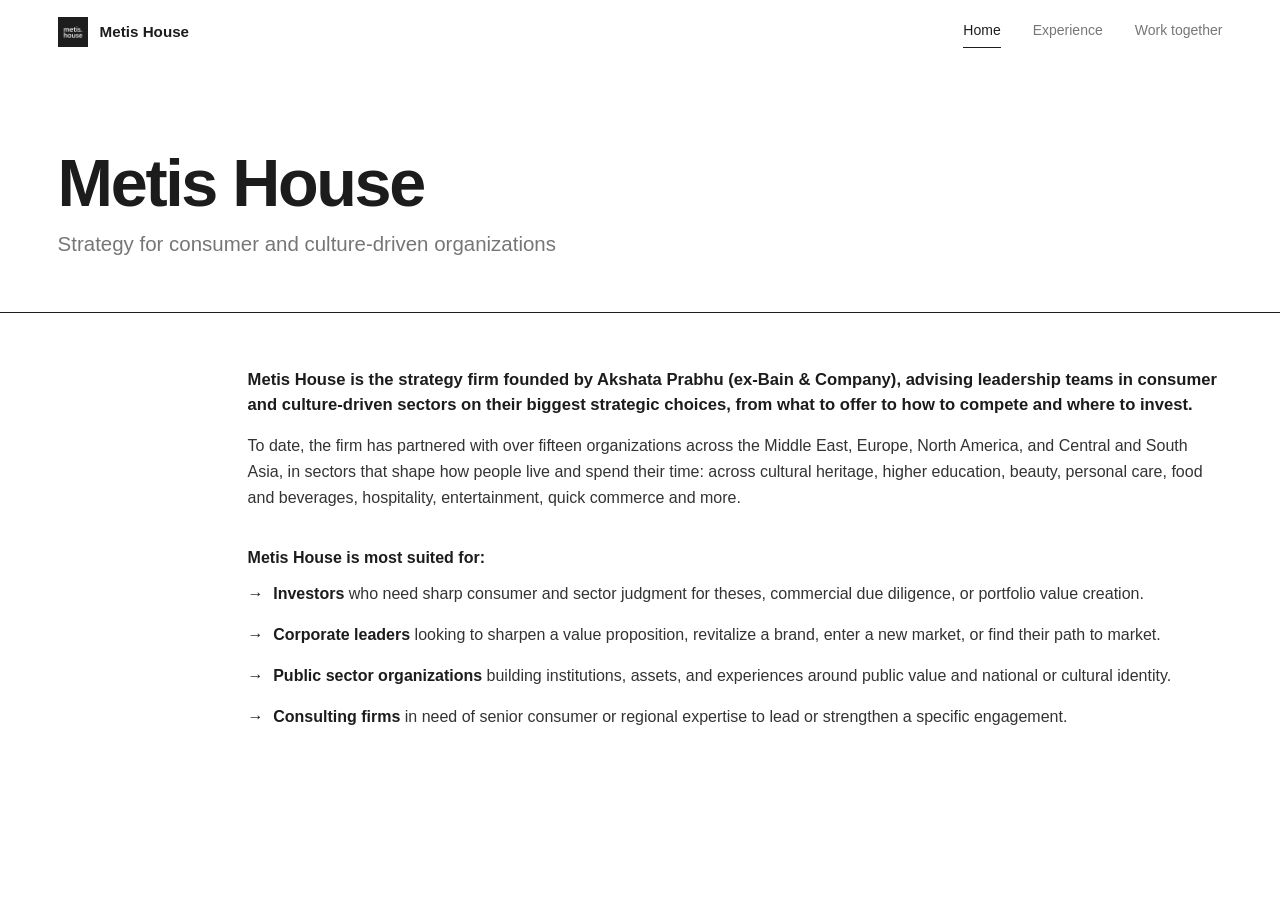
<file: index.html>
<!doctype html>
<html lang="en">
<head>
  <meta charset="utf-8">
  <meta name="viewport" content="width=device-width, initial-scale=1">
  <title>Metis House</title>
  <meta name="description" content="Strategy for consumer and culture-driven organizations.">
  <link rel="icon" type="image/png" href="favicon.png">
  <link rel="stylesheet" href="styles.css">
</head>
<body class="page-home">

  <header class="topbar">
    <div class="topbar-inner">
      <a href="index.html" class="wordmark" aria-label="Metis House, home">
        <img class="mark" src="logo.png" alt="" width="30" height="30">Metis House
      </a>
      <button class="menu-toggle" aria-expanded="false" aria-controls="nav" aria-label="Open menu">
        <span></span><span></span>
      </button>
      <nav id="nav" class="nav">
        <a href="index.html" class="active" aria-current="page">Home</a>
        <a href="experience.html">Experience</a>
        <a href="working-together.html">Work together</a>
      </nav>
    </div>
  </header>

  <main>

    <section class="hero">
      <div class="wrap">
        <h1>Metis House</h1>
        <p class="tagline">Strategy for consumer and <span class="nowrap">culture-driven</span> organizations</p>
      </div>
    </section>

    <section class="section">
      <div class="wrap grid">
        <div class="side"></div>
        <div class="body">
          <p class="lead">Metis House is the strategy firm founded by Akshata Prabhu (ex-Bain &amp; Company), advising leadership teams in consumer and culture-driven sectors on their biggest strategic choices, from what to offer to how to compete and where to invest.</p>
          <p>To date, the firm has partnered with over fifteen organizations across the Middle East, Europe, North America, and Central and South Asia, in sectors that shape how people live and spend their time: across cultural heritage, higher education, beauty, personal care, food and beverages, hospitality, entertainment, quick commerce and more.</p>

          <h2 class="subhead">Metis House is most suited for:</h2>
          <ul class="list list--suited">
            <li><strong>Investors</strong> who need sharp consumer and sector judgment for theses, commercial due diligence, or portfolio value creation.</li>
            <li><strong>Corporate leaders</strong> looking to sharpen a value proposition, revitalize a brand, enter a new market, or find their path to market.</li>
            <li><strong>Public sector organizations</strong> building institutions, assets, and experiences around public value and national or cultural identity.</li>
            <li><strong>Consulting firms</strong> in need of senior consumer or regional expertise to lead or strengthen a specific engagement.</li>
          </ul>
        </div>
      </div>
    </section>

  </main>

  <footer class="site-footer">
    <div class="wrap">&copy; <span class="year"></span> Metis House</div>
  </footer>

  <script src="script.js"></script>
</body>
</html>
</file>
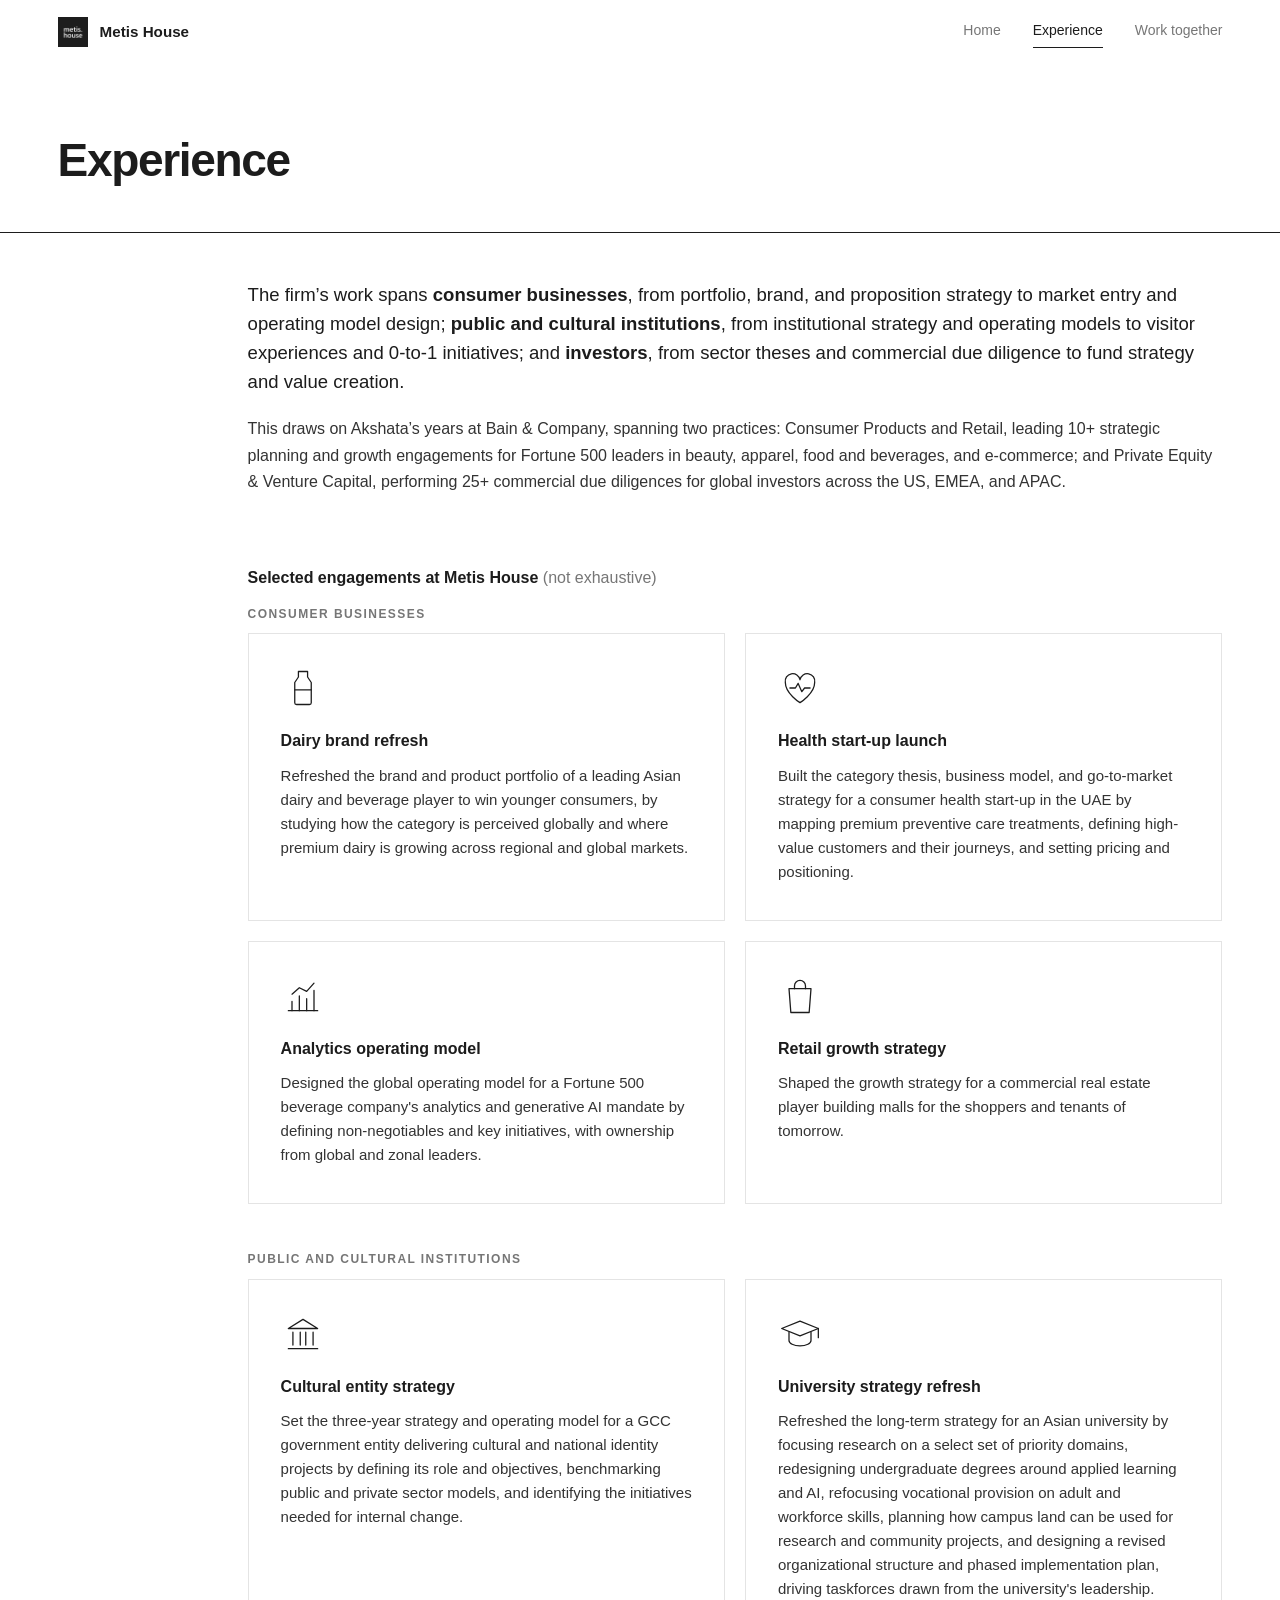
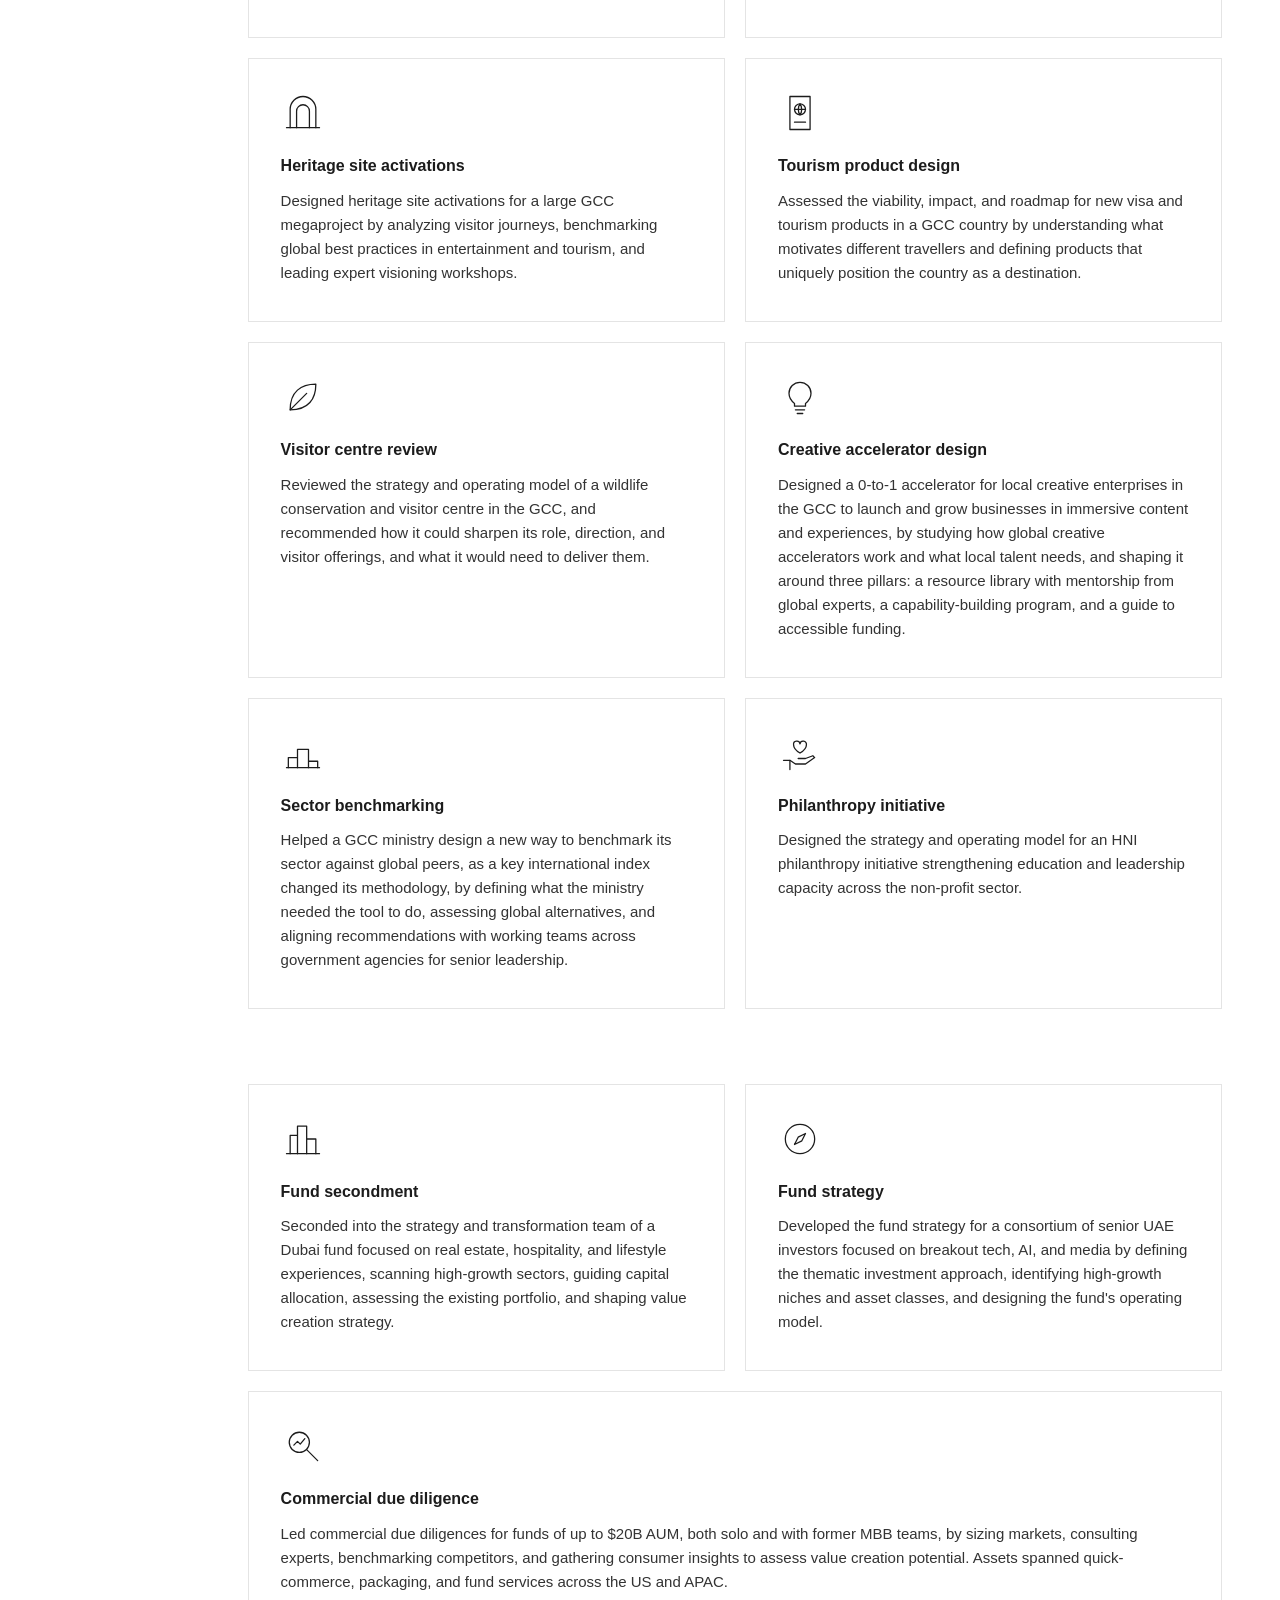
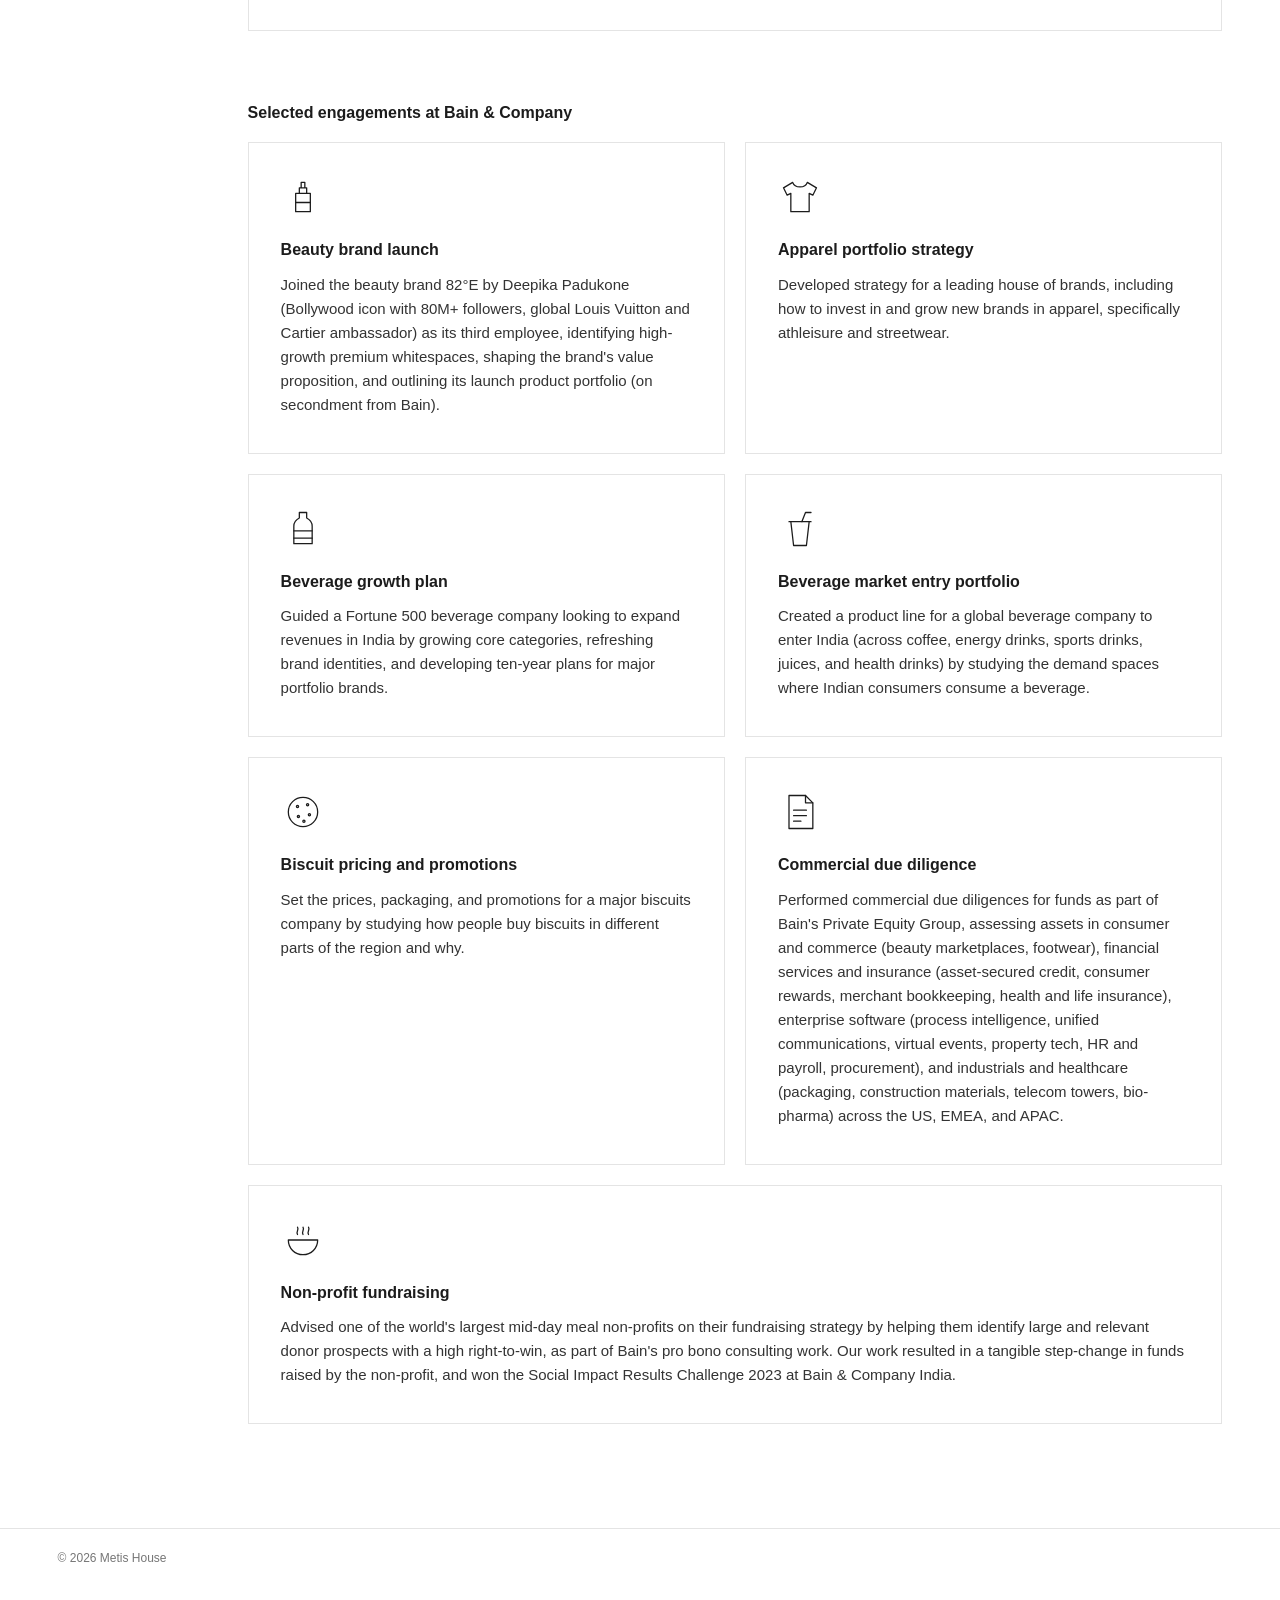
<file: experience.html>
<!doctype html>
<html lang="en">
<head>
  <meta charset="utf-8">
  <meta name="viewport" content="width=device-width, initial-scale=1">
  <title>Experience | Metis House</title>
  <meta name="description" content="Strategy for consumer and culture-driven organizations.">
  <link rel="icon" type="image/png" href="favicon.png">
  <link rel="stylesheet" href="styles.css">
</head>
<body>

  <header class="topbar">
    <div class="topbar-inner">
      <a href="index.html" class="wordmark" aria-label="Metis House, home">
        <img class="mark" src="logo.png" alt="" width="30" height="30">Metis House
      </a>
      <button class="menu-toggle" aria-expanded="false" aria-controls="nav" aria-label="Open menu">
        <span></span><span></span>
      </button>
      <nav id="nav" class="nav">
        <a href="index.html">Home</a>
        <a href="experience.html" class="active" aria-current="page">Experience</a>
        <a href="working-together.html">Work together</a>
      </nav>
    </div>
  </header>

  <main>

    <section class="page-head">
      <div class="wrap">
        <h1>Experience</h1>
      </div>
    </section>

    <section class="section">
      <div class="wrap grid">
        <div class="side"></div>
        <div class="body">
          <p class="lead" id="expertise">The firm’s work spans <strong>consumer businesses</strong>, from portfolio, brand, and proposition strategy to market entry and operating model design; <strong>public and cultural institutions</strong>, from institutional strategy and operating models to visitor experiences and 0-to-1 initiatives; and <strong>investors</strong>, from sector theses and commercial due diligence to fund strategy and value creation.</p>
          <p>This draws on Akshata’s years at Bain &amp; Company, spanning two practices: Consumer Products and Retail, leading 10+ strategic planning and growth engagements for Fortune 500 leaders in beauty, apparel, food and beverages, and e-commerce; and Private Equity &amp; Venture Capital, performing 25+ commercial due diligences for global investors across the US, EMEA, and APAC.</p>

          <h3 class="subhead" id="metis-house-engagements">Selected engagements at Metis House <span class="quiet">(not exhaustive)</span></h3>

          <div class="group">
            <h4>Consumer businesses</h4>
            <div class="cards">
              <article class="card">
                <svg class="card-icon" viewBox="0 0 48 48" aria-hidden="true"><path d="M19 6h10v6l4 6v22a2 2 0 0 1-2 2H17a2 2 0 0 1-2-2V18l4-6z"/><path d="M15 26h18"/></svg>
                <h5>Dairy brand refresh</h5>
                <p>Refreshed the brand and product portfolio of a leading Asian dairy and beverage player to win younger consumers, by studying how the category is perceived globally and where premium dairy is growing across regional and global markets.</p>
              </article>
              <article class="card">
                <svg class="card-icon" viewBox="0 0 48 48" aria-hidden="true"><path d="M24 40S8 30 8 18a8 8 0 0 1 16-3 8 8 0 0 1 16 3c0 12-16 22-16 22z"/><path d="M13 24h6l3-5 4 9 3-4h6"/></svg>
                <h5>Health start-up launch</h5>
                <p>Built the category thesis, business model, and go-to-market strategy for a consumer health start-up in the UAE by mapping premium preventive care treatments, defining high-value customers and their journeys, and setting pricing and positioning.</p>
              </article>
              <article class="card">
                <svg class="card-icon" viewBox="0 0 48 48" aria-hidden="true"><path d="M8 40h32"/><path d="M12 40V30M20 40V24M28 40V27M36 40V18"/><path d="M12 22l8-7 8 4 8-9"/></svg>
                <h5>Analytics operating model</h5>
                <p>Designed the global operating model for a Fortune 500 beverage company's analytics and generative AI mandate by defining non-negotiables and key initiatives, with ownership from global and zonal leaders.</p>
              </article>
              <article class="card">
                <svg class="card-icon" viewBox="0 0 48 48" aria-hidden="true"><path d="M12 16h24l-2 26H14z"/><path d="M18 16v-3a6 6 0 0 1 12 0v3"/></svg>
                <h5>Retail growth strategy</h5>
                <p>Shaped the growth strategy for a commercial real estate player building malls for the shoppers and tenants of tomorrow.</p>
              </article>
            </div>
          </div>

          <div class="group">
            <h4>Public and cultural institutions</h4>
            <div class="cards">
              <article class="card">
                <svg class="card-icon" viewBox="0 0 48 48" aria-hidden="true"><path d="M8 18l16-10 16 10z"/><path d="M13 22v14M21 22v14M27 22v14M35 22v14"/><path d="M8 40h32"/></svg>
                <h5>Cultural entity strategy</h5>
                <p>Set the three-year strategy and operating model for a GCC government entity delivering cultural and national identity projects by defining its role and objectives, benchmarking public and private sector models, and identifying the initiatives needed for internal change.</p>
              </article>
              <article class="card">
                <svg class="card-icon" viewBox="0 0 48 48" aria-hidden="true"><path d="M4 18l20-8 20 8-20 8z"/><path d="M12 22v9c0 3 5 6 12 6s12-3 12-6v-9"/><path d="M44 18v10"/></svg>
                <h5>University strategy refresh</h5>
                <p>Refreshed the long-term strategy for an Asian university by focusing research on a select set of priority domains, redesigning undergraduate degrees around applied learning and AI, refocusing vocational provision on adult and workforce skills, planning how campus land can be used for research and community projects, and designing a revised organizational structure and phased implementation plan, driving taskforces drawn from the university's leadership.</p>
              </article>
              <article class="card">
                <svg class="card-icon" viewBox="0 0 48 48" aria-hidden="true"><path d="M10 40V20a14 14 0 0 1 28 0v20"/><path d="M17 40V22a7 7 0 0 1 14 0v18"/><path d="M6 40h36"/></svg>
                <h5>Heritage site activations</h5>
                <p>Designed heritage site activations for a large GCC megaproject by analyzing visitor journeys, benchmarking global best practices in entertainment and tourism, and leading expert visioning workshops.</p>
              </article>
              <article class="card">
                <svg class="card-icon" viewBox="0 0 48 48" aria-hidden="true"><path d="M13 6h22v36H13z"/><circle cx="24" cy="20" r="6"/><path d="M18 20h12M24 14c-2.5 3-2.5 9 0 12M24 14c2.5 3 2.5 9 0 12"/><path d="M18 34h12"/></svg>
                <h5>Tourism product design</h5>
                <p>Assessed the viability, impact, and roadmap for new visa and tourism products in a GCC country by understanding what motivates different travellers and defining products that uniquely position the country as a destination.</p>
              </article>
              <article class="card">
                <svg class="card-icon" viewBox="0 0 48 48" aria-hidden="true"><path d="M10 38C10 18 22 10 38 10c0 16-8 28-28 28z"/><path d="M10 38l18-18"/></svg>
                <h5>Visitor centre review</h5>
                <p>Reviewed the strategy and operating model of a wildlife conservation and visitor centre in the GCC, and recommended how it could sharpen its role, direction, and visitor offerings, and what it would need to deliver them.</p>
              </article>
              <article class="card">
                <svg class="card-icon" viewBox="0 0 48 48" aria-hidden="true"><path d="M18 31c-4-3-6-7-6-11a12 12 0 0 1 24 0c0 4-2 8-6 11v3H18z"/><path d="M19 38h10M21 42h6"/></svg>
                <h5>Creative accelerator design</h5>
                <p>Designed a 0-to-1 accelerator for local creative enterprises in the GCC to launch and grow businesses in immersive content and experiences, by studying how global creative accelerators work and what local talent needs, and shaping it around three pillars: a resource library with mentorship from global experts, a capability-building program, and a guide to accessible funding.</p>
              </article>
              <article class="card">
                <svg class="card-icon" viewBox="0 0 48 48" aria-hidden="true"><path d="M6 40h36"/><path d="M8 40V29h10v11M18 40V20h12v20M30 40V33h10v7"/></svg>
                <h5>Sector benchmarking</h5>
                <p>Helped a GCC ministry design a new way to benchmark its sector against global peers, as a key international index changed its methodology, by defining what the ministry needed the tool to do, assessing global alternatives, and aligning recommendations with working teams across government agencies for senior leadership.</p>
              </article>
              <article class="card">
                <svg class="card-icon" viewBox="0 0 48 48" aria-hidden="true"><path d="M24 24s-7-4-7-9a3.5 3.5 0 0 1 7-1 3.5 3.5 0 0 1 7 1c0 5-7 9-7 9z"/><path d="M6 32h7l6 4h11l10-7-2-2-8 3h-8"/><path d="M13 32v10"/></svg>
                <h5>Philanthropy initiative</h5>
                <p>Designed the strategy and operating model for an HNI philanthropy initiative strengthening education and leadership capacity across the non-profit sector.</p>
              </article>
            </div>
          </div>

          <div class="group">
            <h4>Investors</h4>
            <div class="cards">
              <article class="card">
                <svg class="card-icon" viewBox="0 0 48 48" aria-hidden="true"><path d="M6 40h36"/><path d="M10 40V20h8v20M18 40V10h10v30M28 40V24h10v16"/></svg>
                <h5>Fund secondment</h5>
                <p>Seconded into the strategy and transformation team of a Dubai fund focused on real estate, hospitality, and lifestyle experiences, scanning high-growth sectors, guiding capital allocation, assessing the existing portfolio, and shaping value creation strategy.</p>
              </article>
              <article class="card">
                <svg class="card-icon" viewBox="0 0 48 48" aria-hidden="true"><circle cx="24" cy="24" r="16"/><path d="M30 18l-4 8-8 4 4-8z"/></svg>
                <h5>Fund strategy</h5>
                <p>Developed the fund strategy for a consortium of senior UAE investors focused on breakout tech, AI, and media by defining the thematic investment approach, identifying high-growth niches and asset classes, and designing the fund's operating model.</p>
              </article>
              <article class="card">
                <svg class="card-icon" viewBox="0 0 48 48" aria-hidden="true"><circle cx="20" cy="20" r="11"/><path d="M28 28l12 12"/><path d="M14 23l4-4 3 3 5-6"/></svg>
                <h5>Commercial due diligence</h5>
                <p>Led commercial due diligences for funds of up to $20B AUM, both solo and with former MBB teams, by sizing markets, consulting experts, benchmarking competitors, and gathering consumer insights to assess value creation potential. Assets spanned quick-commerce, packaging, and fund services across the US and APAC.</p>
              </article>
            </div>
          </div>

          <h3 class="subhead" id="bain-engagements">Selected engagements at Bain &amp; Company</h3>
          <div class="group">
            <div class="cards">
              <article class="card">
                <svg class="card-icon" viewBox="0 0 48 48" aria-hidden="true"><path d="M16 20h16v20H16z"/><path d="M20 20v-6h8v6M22 14V8h4v6"/><path d="M16 30h16"/></svg>
                <h5>Beauty brand launch</h5>
                <p>Joined the beauty brand 82°E by Deepika Padukone (Bollywood icon with 80M+ followers, global Louis Vuitton and Cartier ambassador) as its third employee, identifying high-growth premium whitespaces, shaping the brand's value proposition, and outlining its launch product portfolio (on secondment from Bain).</p>
              </article>
              <article class="card">
                <svg class="card-icon" viewBox="0 0 48 48" aria-hidden="true"><path d="M16 8l-10 6 4 8 4-2v20h20V20l4 2 4-8-10-6c-1 3-4 5-8 5s-7-2-8-5z"/></svg>
                <h5>Apparel portfolio strategy</h5>
                <p>Developed strategy for a leading house of brands, including how to invest in and grow new brands in apparel, specifically athleisure and streetwear.</p>
              </article>
              <article class="card">
                <svg class="card-icon" viewBox="0 0 48 48" aria-hidden="true"><path d="M20 6h8v6c4 2 6 5 6 9v19H14V21c0-4 2-7 6-9z"/><path d="M14 26h20M14 34h20"/></svg>
                <h5>Beverage growth plan</h5>
                <p>Guided a Fortune 500 beverage company looking to expand revenues in India by growing core categories, refreshing brand identities, and developing ten-year plans for major portfolio brands.</p>
              </article>
              <article class="card">
                <svg class="card-icon" viewBox="0 0 48 48" aria-hidden="true"><path d="M12 16h24"/><path d="M14 16l3 26h14l3-26"/><path d="M26 16l4-10h6"/></svg>
                <h5>Beverage market entry portfolio</h5>
                <p>Created a product line for a global beverage company to enter India (across coffee, energy drinks, sports drinks, juices, and health drinks) by studying the demand spaces where Indian consumers consume a beverage.</p>
              </article>
              <article class="card">
                <svg class="card-icon" viewBox="0 0 48 48" aria-hidden="true"><circle cx="24" cy="24" r="16"/><circle cx="18" cy="18" r="1.2"/><circle cx="29" cy="16" r="1.2"/><circle cx="31" cy="27" r="1.2"/><circle cx="19" cy="29" r="1.2"/><circle cx="25" cy="34" r="1.2"/></svg>
                <h5>Biscuit pricing and promotions</h5>
                <p>Set the prices, packaging, and promotions for a major biscuits company by studying how people buy biscuits in different parts of the region and why.</p>
              </article>
              <article class="card">
                <svg class="card-icon" viewBox="0 0 48 48" aria-hidden="true"><path d="M12 6h18l8 8v28H12z"/><path d="M30 6v8h8"/><path d="M17 22h14M17 28h14M17 34h8"/></svg>
                <h5>Commercial due diligence</h5>
                <p>Performed commercial due diligences for funds as part of Bain's Private Equity Group, assessing assets in consumer and commerce (beauty marketplaces, footwear), financial services and insurance (asset-secured credit, consumer rewards, merchant bookkeeping, health and life insurance), enterprise software (process intelligence, unified communications, virtual events, property tech, HR and payroll, procurement), and industrials and healthcare (packaging, construction materials, telecom towers, bio-pharma) across the US, EMEA, and APAC.</p>
              </article>
              <article class="card">
                <svg class="card-icon" viewBox="0 0 48 48" aria-hidden="true"><path d="M8 24h32c0 9-7 16-16 16S8 33 8 24z"/><path d="M18 18c-2-3 2-5 0-8M24 18c-2-3 2-5 0-8M30 18c-2-3 2-5 0-8"/></svg>
                <h5>Non-profit fundraising</h5>
                <p>Advised one of the world's largest mid-day meal non-profits on their fundraising strategy by helping them identify large and relevant donor prospects with a high right-to-win, as part of Bain's pro bono consulting work. Our work resulted in a tangible step-change in funds raised by the non-profit, and won the Social Impact Results Challenge 2023 at Bain &amp; Company India.</p>
              </article>
            </div>
          </div>
        </div>
      </div>
    </section>

  </main>

  <footer class="site-footer">
    <div class="wrap">&copy; <span class="year"></span> Metis House</div>
  </footer>

  <script src="script.js"></script>
</body>
</html>
</file>
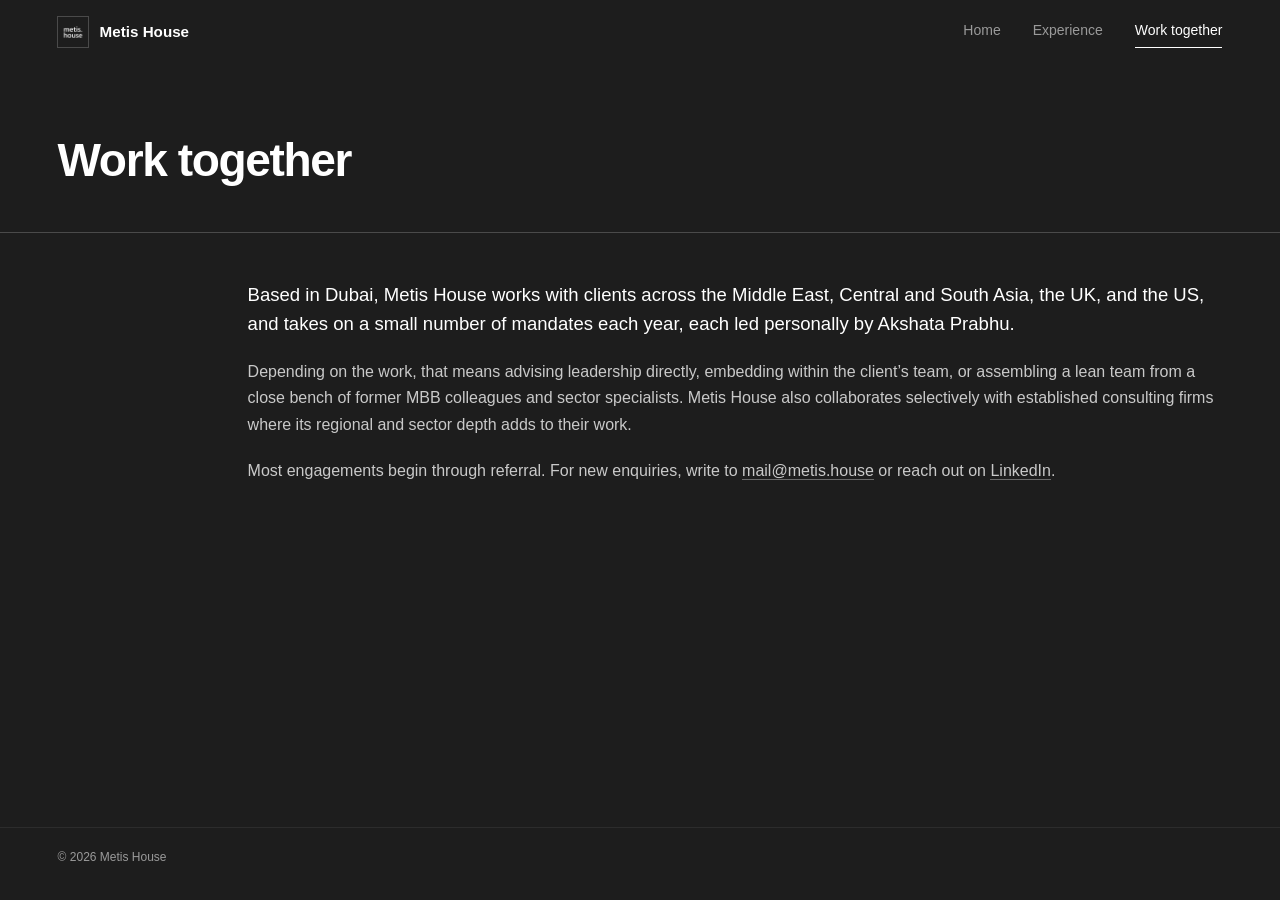
<file: working-together.html>
<!doctype html>
<html lang="en">
<head>
  <meta charset="utf-8">
  <meta name="viewport" content="width=device-width, initial-scale=1">
  <title>Work together | Metis House</title>
  <meta name="description" content="Strategy for consumer and culture-driven organizations.">
  <link rel="icon" type="image/png" href="favicon.png">
  <link rel="stylesheet" href="styles.css">
</head>
<body class="page-dark">

  <header class="topbar">
    <div class="topbar-inner">
      <a href="index.html" class="wordmark" aria-label="Metis House, home">
        <img class="mark" src="logo.png" alt="" width="30" height="30">Metis House
      </a>
      <button class="menu-toggle" aria-expanded="false" aria-controls="nav" aria-label="Open menu">
        <span></span><span></span>
      </button>
      <nav id="nav" class="nav">
        <a href="index.html">Home</a>
        <a href="experience.html">Experience</a>
        <a href="working-together.html" class="active" aria-current="page">Work together</a>
      </nav>
    </div>
  </header>

  <main>

    <section class="page-head">
      <div class="wrap">
        <h1>Work together</h1>
      </div>
    </section>

    <section class="section">
      <div class="wrap grid">
        <div class="side"></div>
        <div class="body">
          <p class="lead">Based in Dubai, Metis House works with clients across the Middle East, Central and South Asia, the UK, and the US, and takes on a small number of mandates each year, each led personally by Akshata Prabhu.</p>
          <p>Depending on the work, that means advising leadership directly, embedding within the client’s team, or assembling a lean team from a close bench of former MBB colleagues and sector specialists. Metis House also collaborates selectively with established consulting firms where its regional and sector depth adds to their work.</p>
          <p>Most engagements begin through referral. For new enquiries, write to <a href="mailto:mail@metis.house">mail@metis.house</a> or reach out on <a href="https://www.linkedin.com/" target="_blank" rel="noopener">LinkedIn</a>.</p>
        </div>
      </div>
    </section>

  </main>

  <footer class="site-footer">
    <div class="wrap">&copy; <span class="year"></span> Metis House</div>
  </footer>

  <script src="script.js"></script>
</body>
</html>
</file>
<file: styles.css>
/* Metis House — black and white, Segoe UI.
   Layout: every page shares one container and one two-column grid.
   The logo, page titles and the left column share a left edge; all
   body text starts at the same second column on every page. */

:root {
  --black: #1d1d1d; /* matches the logo */
  --ink: #1c1c1c;
  --body: #333333;
  --grey: #767676;
  --line: #e4e4e4;
  --paper: #ffffff;
  --font: "Segoe UI", "Segoe UI Web (West European)", -apple-system, BlinkMacSystemFont, Roboto, "Helvetica Neue", Arial, sans-serif;

  /* Layout */
  --gutter: clamp(20px, 4.5vw, 64px);
  --max: 1480px;
  --side: 150px;       /* empty left column that indents body text */
  --col-gap: 40px;
  --bar: 64px;

  /* Type scale (base 16px) */
  --t-display: clamp(2.75rem, 5.2vw, 4.25rem);  /* Home title */
  --t-title: clamp(2.25rem, 3.6vw, 3rem);       /* page titles */
  --t-tagline: clamp(1.15rem, 1.6vw, 1.375rem);
  --t-lead: clamp(1.125rem, 1.45vw, 1.25rem);
  --t-body: 1rem;
  --t-small: 0.875rem;
  --t-label: 0.75rem;

  /* Spacing scale, used for every vertical gap */
  --s-1: 8px;
  --s-2: 12px;
  --s-3: 20px;
  --s-4: 32px;
  --s-5: 48px;
  --s-6: 72px;
  --s-7: 104px;
}

*, *::before, *::after { box-sizing: border-box; }

html { scroll-behavior: smooth; scroll-padding-top: calc(var(--bar) + var(--s-4)); }

body {
  margin: 0;
  font-family: var(--font);
  font-size: 16px;
  line-height: 1.65;
  color: var(--body);
  background: var(--paper);
  -webkit-font-smoothing: antialiased;
  overflow-x: hidden;
}

h1, h2, h3, h4 { margin: 0; color: var(--ink); font-weight: 600; line-height: 1.2; text-wrap: balance; }
p { margin: 0; }
a { color: inherit; }
strong { color: var(--ink); font-weight: 600; }
em { font-style: italic; }
button, input, select, textarea { font: inherit; } /* form controls don't inherit the font by default */
.nowrap { white-space: nowrap; }

.wrap, .topbar-inner { max-width: var(--max); margin: 0 auto; padding-inline: var(--gutter); }

/* ---------- Top bar ---------- */
.topbar {
  position: fixed;
  inset: 0 0 auto 0;
  z-index: 50;
  height: var(--bar);
  background: var(--paper);
  border-bottom: 1px solid transparent;
  transition: border-color .3s;
}
.topbar.scrolled { border-bottom-color: var(--line); }
.topbar-inner { height: 100%; display: flex; align-items: center; justify-content: space-between; }

.wordmark {
  display: inline-flex; align-items: center; gap: 12px;
  font-size: 0.95rem; font-weight: 600; color: var(--ink);
  text-decoration: none;
}
.mark { display: block; width: 30px; height: 30px; }

.nav { display: flex; gap: 2rem; }
.nav a {
  font-size: var(--t-small);
  color: var(--grey);
  text-decoration: none;
  padding-block: 4px;
  border-bottom: 1px solid transparent;
  transition: color .2s, border-color .2s;
}
.nav a:hover { color: var(--ink); }
.nav a.active { color: var(--ink); border-bottom-color: var(--ink); }

.menu-toggle {
  display: none;
  width: 40px; height: 40px;
  margin-right: -8px;
  border: 0; background: none; cursor: pointer;
  padding: 13px 8px;
  flex-direction: column; justify-content: space-between;
}
.menu-toggle span { display: block; height: 2px; background: var(--black); transition: transform .3s; }
.menu-toggle[aria-expanded="true"] span:first-child { transform: translateY(5px) rotate(45deg); }
.menu-toggle[aria-expanded="true"] span:last-child  { transform: translateY(-5px) rotate(-45deg); }

a:focus-visible, button:focus-visible { outline: 2px solid var(--black); outline-offset: 3px; }

/* ---------- Page openings ---------- */
.hero { padding-top: calc(var(--bar) + var(--s-6)); padding-bottom: var(--s-5); }
.hero h1 { font-size: var(--t-display); letter-spacing: -0.035em; line-height: 1.02; margin-bottom: var(--s-2); }
.tagline { font-size: var(--t-tagline); font-weight: 300; color: var(--grey); line-height: 1.35; }

.page-head { padding-top: calc(var(--bar) + var(--s-6)); padding-bottom: var(--s-5); }
.page-head h1 { font-size: var(--t-title); letter-spacing: -0.03em; line-height: 1.05; }

/* ---------- Sections and grid ---------- */
.section { padding-block: var(--s-5) var(--s-7); border-top: 1px solid var(--black); }

.grid {
  display: grid;
  grid-template-columns: var(--side) minmax(0, 1fr);
  column-gap: var(--col-gap);
}
.body { min-width: 0; max-width: 72rem; }
.group h4 + .cards { margin-top: var(--s-1); }


/* Text rhythm inside a page:
   s-1  label → its list
   s-2  heading → its text, one-line list items
   s-3  lead → paragraph, paragraph → paragraph, multi-line entries
   s-5  between engagement groups
   s-6  between major sections */
.lead { font-size: var(--t-lead); font-weight: 300; line-height: 1.55; color: var(--ink); }
.body > p { font-size: var(--t-body); }
.body > .lead { font-size: var(--t-lead); }
.body > p + p { margin-top: var(--s-3); }

.subhead { font-size: var(--t-body); font-weight: 600; margin: var(--s-6) 0 var(--s-2); }
.subhead--first { margin-top: 0; }
.quiet { font-weight: 400; color: var(--grey); }

.list { list-style: none; padding: 0; margin: 0; font-size: var(--t-body); }
.list li { position: relative; padding-left: 1.6em; }
.list li + li { margin-top: var(--s-2); }
.list li::before { content: "\2192"; position: absolute; left: 0; color: var(--ink); }
.list--plain li + li { margin-top: var(--s-3); }
.list--plain li::before { content: ""; top: 0.82em; width: 0.55em; height: 1px; background: var(--grey); }

.subhead + .group { margin-top: var(--s-3); }
.group + .group { margin-top: var(--s-5); }
.group h4 {
  font-size: var(--t-label);
  font-weight: 600;
  letter-spacing: 0.12em;
  text-transform: uppercase;
  color: var(--grey);
  margin-bottom: var(--s-2);
}

/* ---------- Engagement cards (Experience) ----------
   Each card: a line drawing (same size and stroke on every card),
   the engagement name, then its description. */
.cards {
  display: grid;
  grid-template-columns: repeat(2, minmax(0, 1fr));
  gap: var(--s-3);
}
.card {
  display: flex;
  flex-direction: column;
  gap: var(--s-2);
  padding: var(--s-4) var(--s-4) calc(var(--s-4) + 4px);
  border: 1px solid var(--line);
  background: var(--paper);
  transition: border-color .25s;
}
.card:hover { border-color: var(--ink); }
.card:last-child:nth-child(odd) { grid-column: 1 / -1; } /* no lone card on the last row */
.card-icon {
  width: 44px; height: 44px;
  margin-bottom: var(--s-1);
  fill: none;
  stroke: var(--ink);
  stroke-width: 1.4;
  stroke-linecap: round;
  stroke-linejoin: round;
}
.card h5 { font-size: var(--t-body); font-weight: 600; color: var(--ink); margin: 0; line-height: 1.35; }
.card p { font-size: 0.9375rem; line-height: 1.6; color: var(--body); }

.body a { text-decoration: none; border-bottom: 1px solid currentColor; }

.site-footer { border-top: 1px solid var(--line); padding-block: var(--s-3) var(--s-4); font-size: var(--t-label); color: var(--grey); }

/* ---------- Dark page (Working Together) ---------- */
.page-dark { --ink: #ffffff; --body: #c9c9c9; --grey: #9a9a9a; background: var(--black); min-height: 100vh; display: flex; flex-direction: column; }
.page-dark main { flex: 1; }
.page-dark .topbar { background: var(--black); }
.page-dark .topbar.scrolled { border-bottom-color: #2c2c2c; }
.page-dark .mark { outline: 1px solid #4a4a4a; }
.page-dark .menu-toggle span { background: var(--paper); }
.page-dark .section { border-top-color: #4a4a4a; }
.page-dark .body a { border-bottom-color: #6a6a6a; transition: border-color .2s; }
.page-dark .body a:hover { border-bottom-color: var(--ink); }
.page-dark a:focus-visible, .page-dark button:focus-visible { outline-color: var(--paper); }
.page-dark .site-footer { border-top-color: #2c2c2c; }

/* ---------- Gentle fade-in (content is visible without JS) ---------- */
.js .fade { opacity: 0; transform: translateY(14px); transition: opacity .8s ease, transform .8s ease; }
.js .fade.in { opacity: 1; transform: none; }

@media (prefers-reduced-motion: reduce) {
  html { scroll-behavior: auto; }
  .js .fade { opacity: 1; transform: none; transition: none; }
}

/* ---------- Home: one screen on laptops ----------
   --gap-xs  title to tagline
   --gap-sm  intro to proof line, list heading to list, between list items (all equal)
   --gap-md  either side of the rule (equal)
   --gap-lg  before the "most suited for" heading (a modest step up from --gap-sm) */
.page-home { min-height: 100vh; display: flex; flex-direction: column; }
.page-home main { flex: 1; }
.page-home .site-footer { display: none; }

.page-home { --gap-xs: 10px; --gap-sm: 12px; --gap-md: 40px; --gap-lg: 30px; }
.page-home .hero { padding-bottom: var(--gap-md); }
.page-home .hero h1 { margin-bottom: var(--gap-xs); }
.page-home .section { padding-block: var(--gap-md) 56px; }
.page-home .lead { font-weight: 600; }
.page-home .lead + p { margin-top: var(--gap-sm); }
.page-home .subhead { margin: var(--gap-lg) 0 var(--gap-sm); }
.page-home .list li + li { margin-top: var(--gap-sm); }

@media (min-width: 821px) {
  .page-home {
    --gap-xs: clamp(8px, 1.4vh, 14px);
    --gap-sm: clamp(8px, 1.6vh, 16px);
    --gap-md: clamp(28px, 6vh, 64px);
    --gap-lg: calc(var(--gap-sm) * 2.5);
  }
  .page-home .hero { padding-top: calc(var(--bar) + clamp(28px, 9.5vh, 120px)); }
  .page-home .hero h1 { font-size: clamp(2.6rem, min(5.2vw, 8.5vh), 4.25rem); }
  .page-home .tagline { font-size: clamp(1.1rem, min(1.6vw, 2.6vh), 1.375rem); }
  .page-home .section { padding-block: var(--gap-md) 0; }
  .page-home .body > .lead { font-size: clamp(1rem, min(1.3vw, 2.4vh), 1.16rem); }
  .page-home .body > p:not(.lead), .page-home .list, .page-home .subhead { font-size: clamp(1rem, min(1.2vw, 2.3vh), 1.0625rem); }
}

/* ---------- Tablets and phones ---------- */
@media (max-width: 980px) {
  :root { --side: 130px; --col-gap: 32px; }
}

@media (max-width: 820px) {
  :root { --s-5: 40px; --s-6: 56px; --s-7: 72px; }
  .menu-toggle { display: flex; }
  .nav {
    position: fixed;
    top: var(--bar); left: 0; right: 0;
    flex-direction: column; gap: 0;
    background: var(--paper);
    border-bottom: 1px solid var(--line);
    padding: 4px var(--gutter) 16px;
    opacity: 0; pointer-events: none;
    transform: translateY(-6px);
    transition: opacity .25s, transform .25s;
  }
  .nav.open { opacity: 1; pointer-events: auto; transform: none; }
  .nav a { padding-block: 14px; font-size: 1rem; border-bottom: 1px solid var(--line); }
  .nav a.active { border-bottom-color: var(--line); }
  .page-dark .nav { background: var(--black); border-bottom-color: #2c2c2c; }
  .page-dark .nav a { border-bottom-color: #2c2c2c; }

  .grid { grid-template-columns: minmax(0, 1fr); }
  .side:empty { display: none; }
  .cards { grid-template-columns: minmax(0, 1fr); }
  .card { padding: var(--s-3) var(--s-3) var(--s-4); }
}

/* Short laptop screens: trim Home's top space and main break so it still fits */
@media (min-width: 821px) and (max-height: 700px) {
  .page-home { --gap-md: clamp(24px, 5vh, 40px); }
  .page-home .hero { padding-top: calc(var(--bar) + 6vh); }
}
</file>
